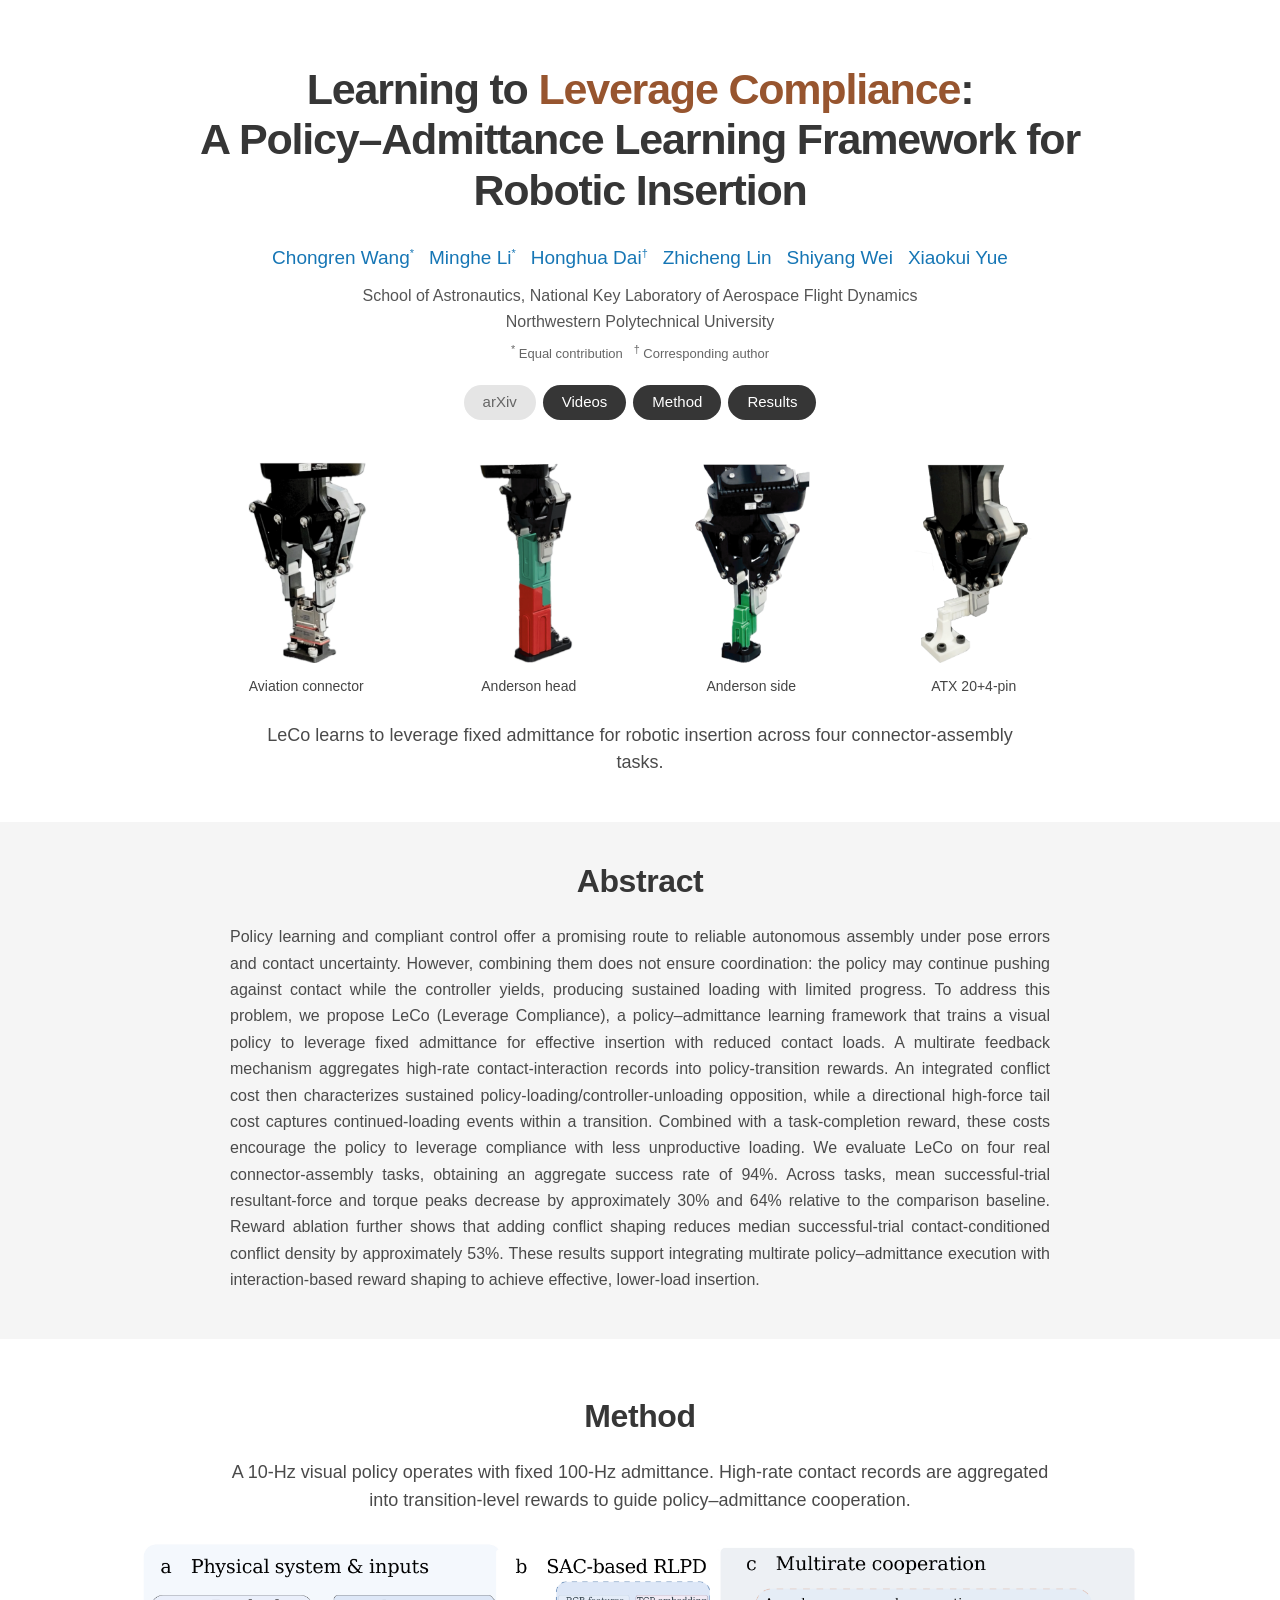
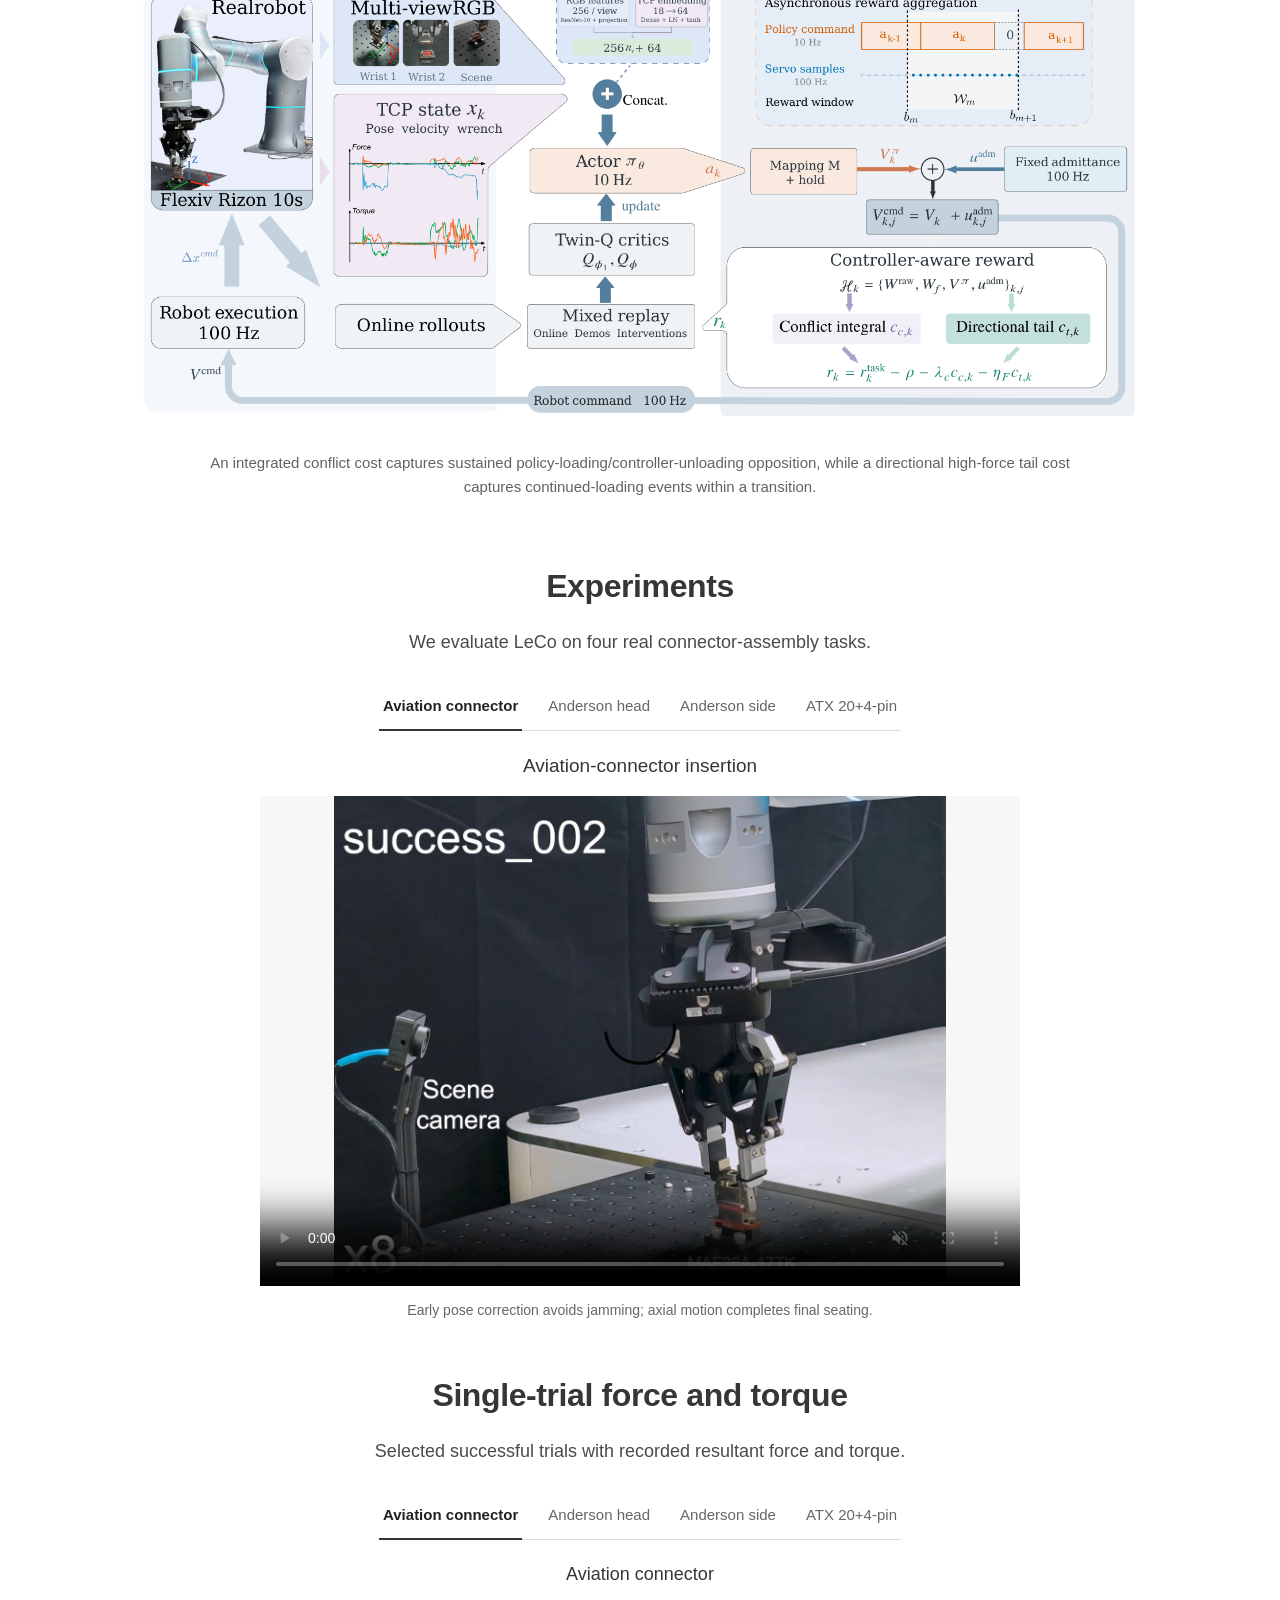
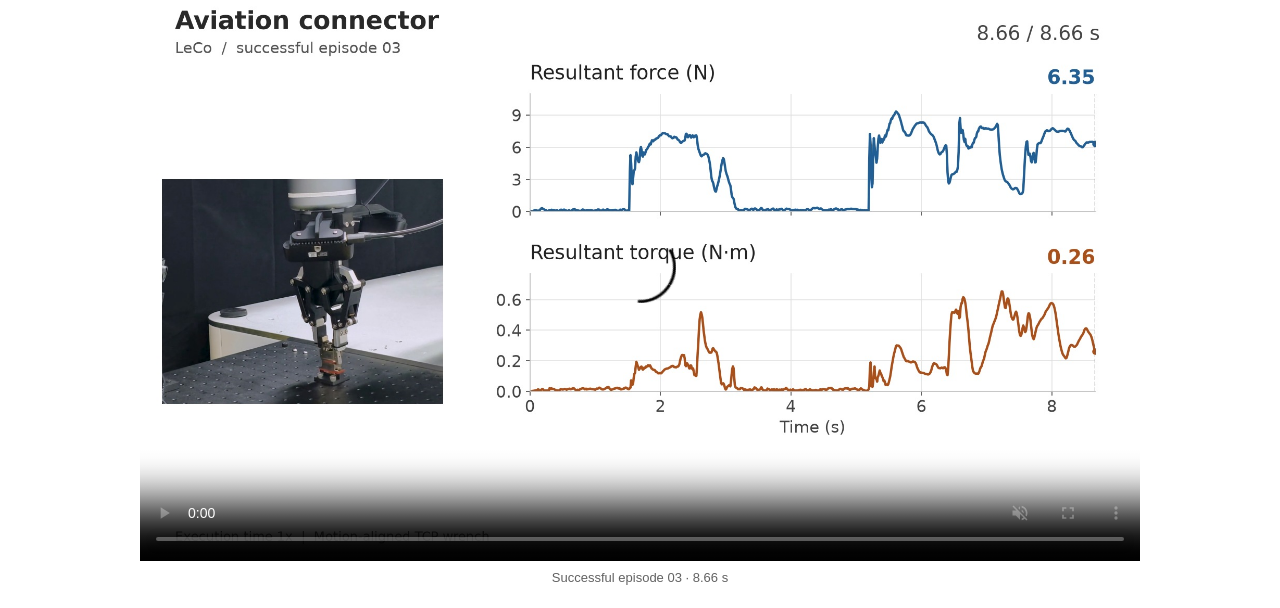
<file: preview.html>
<!doctype html>
<html lang="en"><head><meta charset="utf-8"><meta name="viewport" content="width=device-width, initial-scale=1"><meta name="robots" content="noindex"><meta http-equiv="refresh" content="0;url=index.html?preview=1#evaluation"><title>LeCo local media preview</title></head><body><p><a href="index.html?preview=1#evaluation">Open the local media preview</a></p></body></html>
</file>
